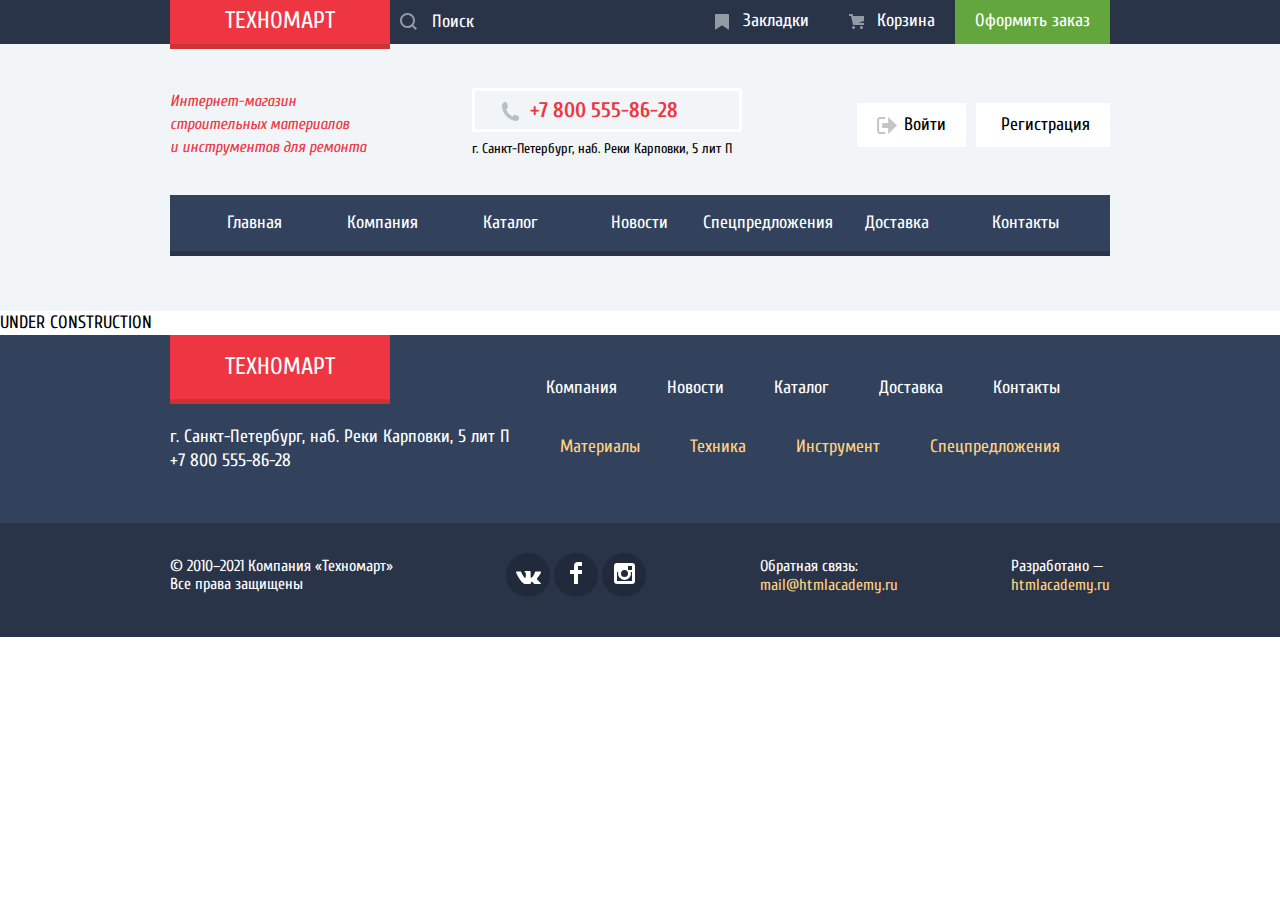
<file: blank.html>
<!DOCTYPE html>
<html lang="ru">

<head>
  <meta charset="utf-8">
  <title>HTML Academy: Техномарт</title>
  <link rel="icon" href="favicon.ico" type="image/x-icon" />
  <link rel="icon" href="favicon/icon.svg" type="image/svg+xml">
  <link rel="apple-touch-icon" href="favicon/180.png">
  <link rel="manifest" href="manifest.webmanifest">
  <link rel="preconnect" href="https://fonts.gstatic.com">
  <link
    href="https://fonts.googleapis.com/css2?family=Cuprum:ital,wght@0,400;0,700;1,400&family=PT+Sans:wght@400;700&display=swap"
    rel="stylesheet">
  <link href="css/normalize.css" rel="stylesheet">
  <link href="css/style.css" rel="stylesheet">
</head>

<body>
  <header>
    <div class="top-nav">
      <div class="container">
        <a class="logo" href="index.html">
          Техномарт
        </a>
        <form method="post" action="#" class="search-form">
          <input type="text" name="text" id="textField" placeholder="Поиск">
          <label for="textField"><i class="icon icon-search"></i></label>
        </form>
        <a href="#">
          <i class="icon icon-bookmark"></i>
          Закладки
        </a><a href="#">
          <i class="icon icon-busket"></i>
          Корзина
        </a><a class="checkout" href="#">
          Оформить заказ
        </a>
      </div>
    </div>

    <div class="container container-flex">
      <p class="shop-description">Интернет-магазин <br> строительных материалов <br> и инструментов для ремонта</p>
      <div class="contacts-block">
        <a class="contacts-phone" href="tel:+78005558628">+7 800 555-86-28</a>
        <address>г. Санкт-Петербург, наб. Реки Карповки, 5 лит П</address>
      </div>

      <div class="sign-block">
        <a href="#">
          <i class="icon icon-sign-in"></i>Войти
        </a>
        <a href="#">
          <i class="icon icon-sign-up"></i>
          Регистрация
        </a>
      </div>
    </div>


    <nav class="container site-navigation">
      <a href="index.html">Главная</a>
      <a href="blank.html">Компания</a>
      <a href="catalog.html">Каталог</a>
      <a href="blank.html">Новости</a>
      <a href="blank.html">Спецпредложения</a>
      <a href="blank.html">Доставка</a>
      <a href="blank.html">Контакты</a>
    </nav>
  </header>
  <main>
    UNDER CONSTRUCTION
  </main>
  <footer class="main-footer">
    <div class="container">
      <div>
        <a class="logo" href="index.html">
          Техномарт
        </a>
        <ul class="footer-navigation">
          <li><a href="blank.html">Компания</a></li>
          <li><a href="blank.html">Новости</a></li>
          <li><a href="catalog.html">Каталог</a></li>
          <li><a href="blank.html">Доставка</a></li>
          <li><a href="blank.html">Контакты</a></li>
        </ul>
      </div>
      <div class>
        <div class>
          <address>г. Санкт-Петербург, наб. Реки Карповки, 5 лит П</address>
          <a href="tel:+78005558628">+7 800 555-86-28</a>
        </div>
        <ul class="footer-goods">
          <li><a href="blank.html">Материалы</a></li>
          <li><a href="blank.html">Техника</a></li>
          <li><a href="blank.html">Инструмент</a></li>
          <li><a href="blank.html">Спецпредложения</a></li>
        </ul>
      </div>
    </div>
    <div class="footer-contacts">
      <div class="container">
        <p>© 2010–2021 Компания «Техномарт»<br>Все права защищены</p>
        <ul class="socials">
          <li>
            <a href="#">
              <i class="icon icon-vk"></i>
            </a>
          </li>
          <li>
            <a href="#">
              <i class="icon icon-fb"></i>
            </a>
          </li>
          <li>
            <a href="#">
              <i class="icon icon-insta"></i>
            </a>
          </li>
        </ul>
        <div>
          <p>Обратная связь:</p>
          <a href="mailto:mail@htmlacademy.ru">mail@htmlacademy.ru</a>
        </div>
        <div>
          <p>Разработано —</p>
          <a href="https://htmlacademy.ru/intensive/htmlcss">htmlacademy.ru</a>
        </div>
      </div>
    </div>
  </footer>
  <section class="modal modal-feedback">
    <a href="#" class="modal-close" type="button"></a>
    <form class="feedback-form" action="https://echo.htmlacademy.ru" method="post">
      <div class="feedback-inputs">
        <div>
          <label for="feedback-username">Ваше имя:</label>
          <input class="feedback-username" id="feedback-username" type="text" name="user-name"
            placeholder="Имя Фамилия">
        </div>
        <div>
          <label for="feedback-email">Ваш e-mail:</label>
          <input class="feedback-useremail" id="feedback-email" type="email" name="e-mail"
            placeholder="email@example.com">
        </div>
        <div class="message">
          <label for="feedback-message">Текст письма:</label>
          <textarea class="message-text"></textarea>
        </div>
      </div>
      <div class="feedback-submit">
        <button class="section-button" type="submit">Отправить</button>
      </div>
    </form>
  </section>
  <section class="modal modal-map">
    <a href="#" class="modal-close" type="button"></a>
    <iframe src="https://yandex.ru/map-widget/v1/?um=constructor%3Aa85e0bbfcefc0e6145d40fb476b900090954092c2c310d3e75c0acf07d1fc319&amp;source=constructor" width="100%" height="450"></iframe>
  </section>
  <script src="js/script.js">
  </script>
</body>

</html>
</file>
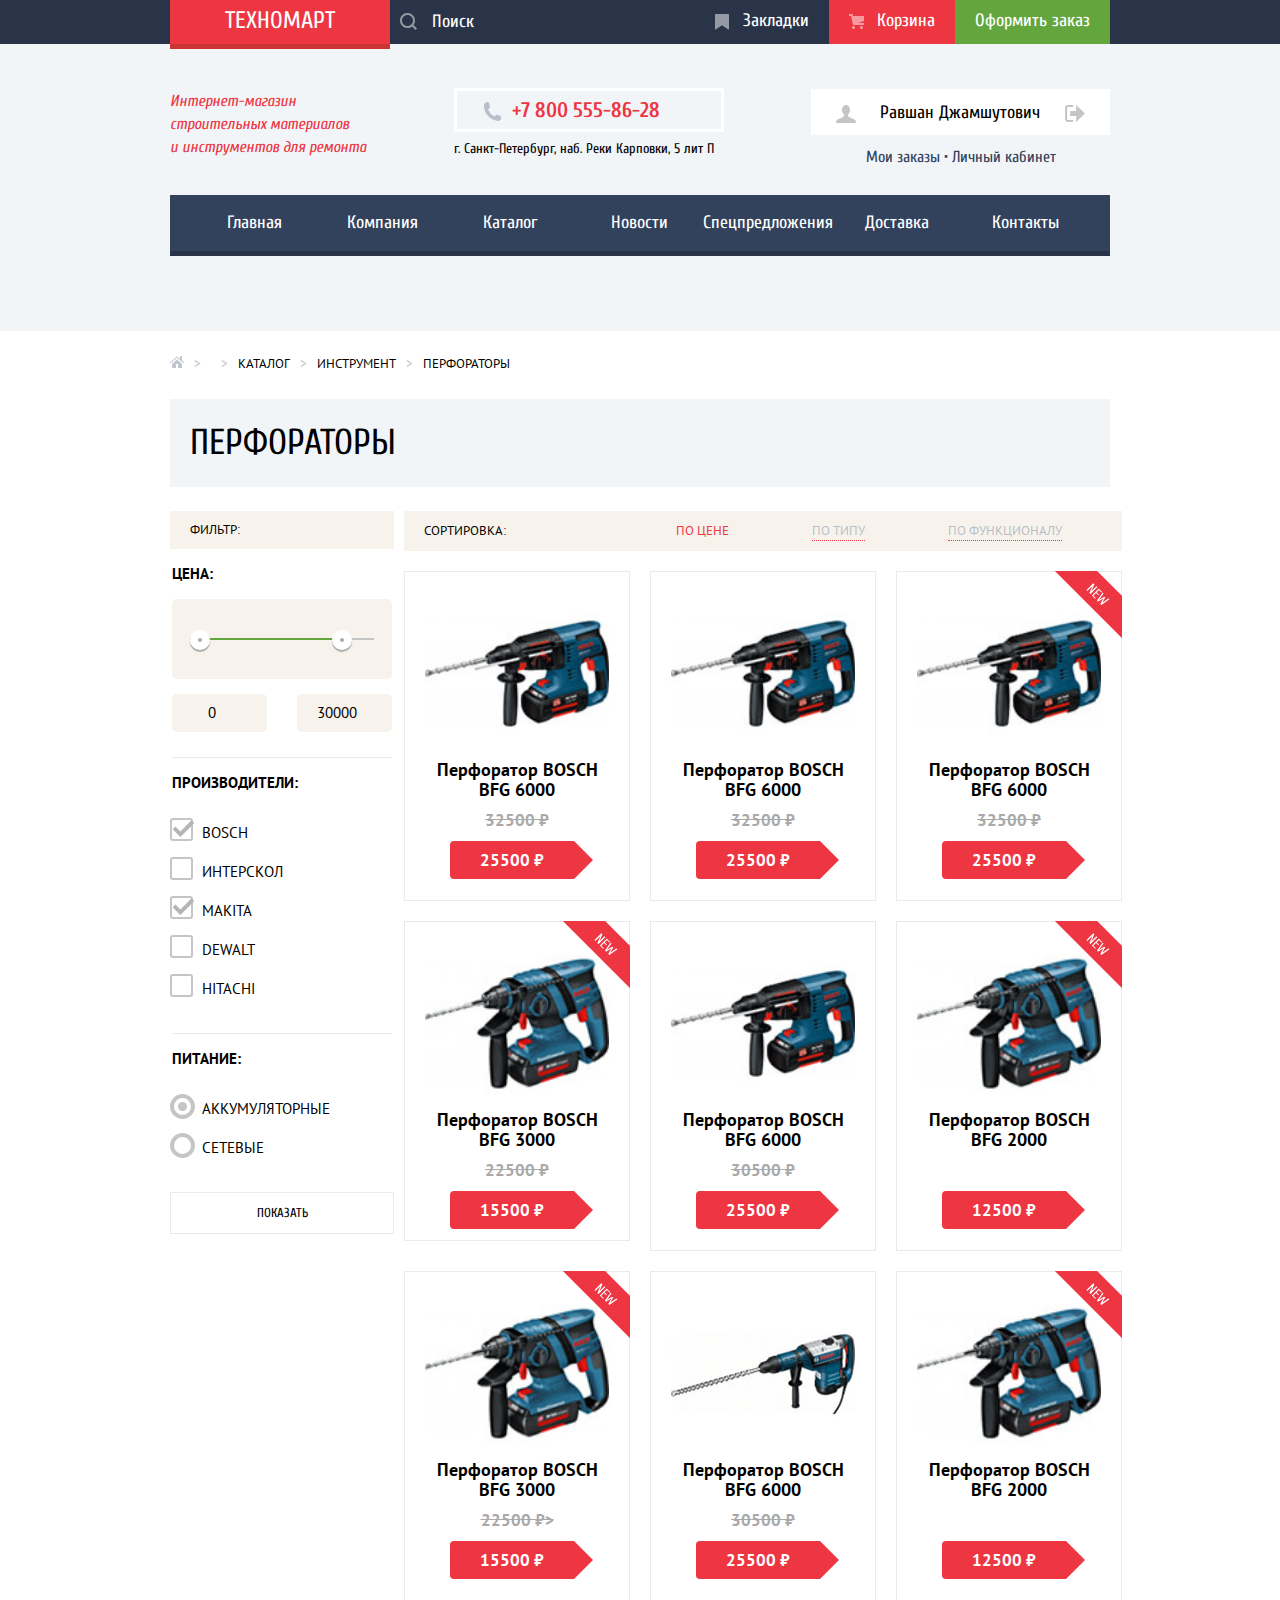
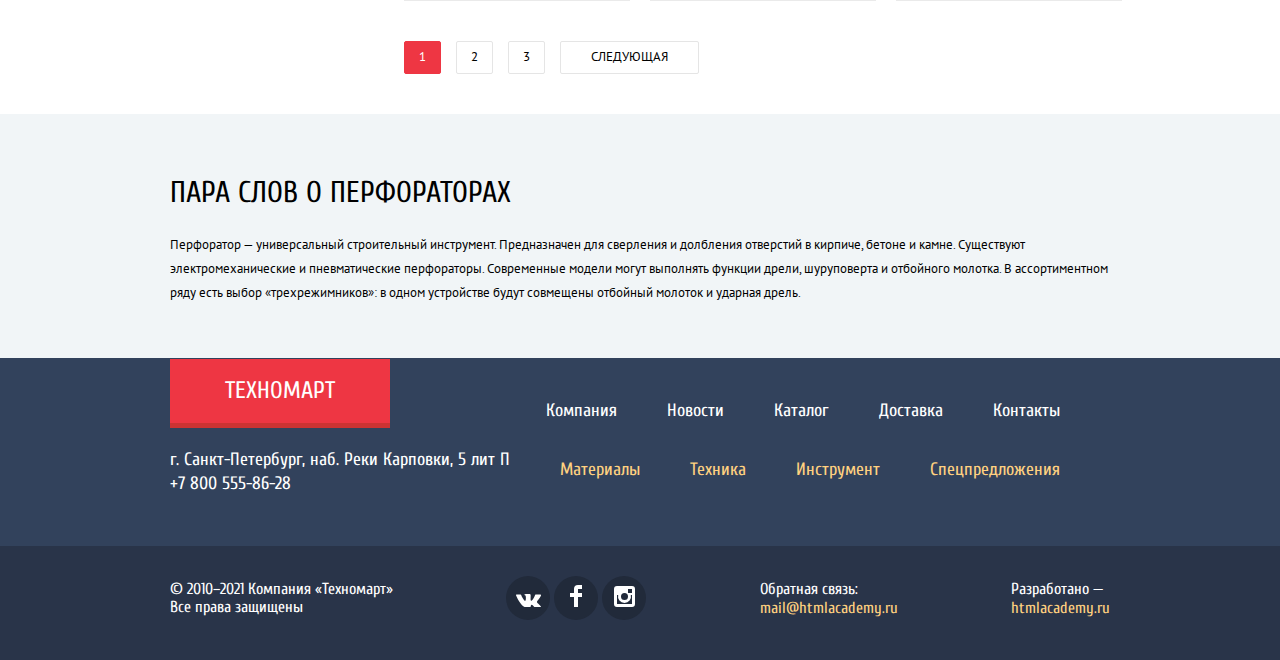
<file: catalog.html>
<!DOCTYPE html>
<html lang="ru">

<head>
  <meta charset="utf-8">
  <title>HTML Academy: Техномарт</title>
  <link rel="icon" href="favicon.ico" type="image/x-icon" />
  <link rel="icon" href="favicon/icon.svg" type="image/svg+xml">
  <link rel="apple-touch-icon" href="favicon/180.png">
  <link rel="manifest" href="manifest.webmanifest">
  <link rel="preconnect" href="https://fonts.gstatic.com">
  <link
    href="https://fonts.googleapis.com/css2?family=Cuprum:ital,wght@0,400;0,700;1,400&family=PT+Sans:wght@400;700&display=swap"
    rel="stylesheet">
  <link href="css/normalize.css" rel="stylesheet">
  <link href="css/style.css" rel="stylesheet">
</head>

<body>
  <header>
    <div class="top-nav">
      <div class="container">
        <a class="logo" href="index.html">
          Техномарт
        </a>
        <form method="post" action="#" class="search-form">
          <input type="text" name="text" id="textField" placeholder="Поиск">
          <label for="textField"><i class="icon icon-search"></i></label>
        </form>
        <a href="#">
          <i class="icon icon-bookmark"></i>
          Закладки
        </a><a href="#" class="current-busket">
          <i class="icon icon-busket"></i>
          Корзина
        </a><a class="checkout" href="#">
          Оформить заказ
        </a>
      </div>
    </div>
    <div class="container container-flex">
      <p class="shop-description">Интернет-магазин <br> строительных материалов <br> и инструментов для ремонта</p>
      <div class="contacts-block">
        <a class="contacts-phone" href="tel:+78005558628">+7 800 555-86-28</a>
        <address>г. Санкт-Петербург, наб. Реки Карповки, 5 лит П</address>
      </div>

      <div class="catalog-sign-block">
        <a href="#">
          <i class="icon icon-profile"></i>
          Равшан Джамшутович
        </a>
        <a href="#">
          <i class="icon icon-logout"></i>
        </a>
        <div class="profile-options">Мои заказы • Личный кабинет</div>
      </div>
    </div>

    <nav class="site-navigation container container-flex">
      <a href="index.html">Главная</a>
      <a href="blank.html">Компания</a>
      <a href="#">Каталог</a>
      <a href="blank.html">Новости</a>
      <a href="blank.html">Спецпредложения</a>
      <a href="blank.html">Доставка</a>
      <a href="blank.html">Контакты</a>
    </nav>
  </header>
  <main>

    <div class="container">
      <ul class="breadcrumbs">
        <li><a href="index.html"><i class="icon icon-home"></i></li>
        <li><a href="#">Каталог</a></li>
        <li><a href="blank.html">Инструмент</a></li>
        <li><a href="blank.html">Перфораторы</a></li>
      </ul>

      <h1 class="main-header">Перфораторы</h1>
      <div class="catalog-page">
        <form class="filters" action="#" method="post">
          <div class="filters-header">Фильтр:</div>
          <fieldset class="filters-field">
            <legend>Цена:</legend>
            <div class="range-filter">
              <div class="range-controls">
                <div class="scale">
                  <div class="bar"></div>
                </div>
                <div class="toggle toggle-min"></div>
                <div class="toggle toggle-max"></div>
              </div>
              <div class="price-controls">
                <label class="min-price">
                  <input type="number" name=min-price value="0">
                </label>
                <label class="max-price">
                  <input type="number" name=max-price value="30000">
                </label>

              </div>
            </div>
          </fieldset>
          <fieldset class="filters-field">
            <legend>Производители:</legend>
            <input class="visually-hidden" type="checkbox" name="brand" checked value="BOSCH" id="filter-bosch"> <label
              for="filter-bosch">BOSCH</label>
            <input class="visually-hidden" type="checkbox" name="brand" value="ИНТЕРСКОЛ" id="filter-interskol"> <label
              for="filter-interskol">ИНТЕРСКОЛ</label>
            <input class="visually-hidden" type="checkbox" name="brand" checked value="MAKIta" id="filter-makita">
            <label for="filter-makita">MAKIta</label>
            <input class="visually-hidden" type="checkbox" name="brand" value="Dewalt" id="filter-dewalt"> <label
              for="filter-dewalt">Dewalt</label>
            <input class="visually-hidden" type="checkbox" name="brand" value="Hitachi" id="filter-hitachi"> <label
              for="filter-hitachi">Hitachi</label>
          </fieldset>
          <fieldset class="filters-field">
            <legend>Питание:</legend>
            <input class="visually-hidden" type="radio" name="power" checked
              value="rechargeable"><label>Аккумуляторные</label>
            <input class="visually-hidden" type="radio" name="power" value="network"><label>Сетевые</label>
          </fieldset>
          <button class="filters-button" type="submit">Показать</button>
        </form>
        <section>
          <div class="sorting container-flex">
            <span>Сортировка:</span>
            <ul>
              <li><a class="current-sorting" href="#">По цене</a></li>
              <li><a href="#">По типу</a></li>
              <li><a href="#">По функционалу</a></li>
            </ul>
          </div>
          <ul class="goods-list-catalog">
            <li>
              <a class="goods-item" href="blank.html">
                <img src="img/goods/drel3.jpg" width="184" height="164" alt="Перфоратор BOSCH BFG 6000">
                <div>Перфоратор BOSCH BFG 6000</div>
                <div class="old-price">32500 ₽</div>
                <span class="new-price">25500 ₽</span>
                <div></div>
              </a>
              <div class="goods-actions">
                <a class="buy-button" href="#"><i class="icon icon-small-trolley"></i>Купить</a>
                <a class="bookmark-button" href="#">В закладки</a>
              </div>
            </li>
            <li>
              <a class="goods-item" href="blank.html">
                <img src="img/goods/drel3.jpg" width="184" height="164" alt="Перфоратор BOSCH BFG 6000">
                <div>Перфоратор BOSCH BFG 6000</div>
                <div class="old-price">32500 ₽</div>
                <span class="new-price">25500 ₽</span>
                <div></div>
              </a>
              <div class="goods-actions">
                <a class="buy-button" href="#"><i class="icon icon-small-trolley"></i>Купить</a>
                <a class="bookmark-button" href="#">В закладки</a>
              </div>
            </li>
            <li>
              <a class="goods-item" href="blank.html">
                <img src="img/goods/drel3.jpg" width="184" height="164" alt="Перфоратор BOSCH BFG 6000">
                <div>Перфоратор BOSCH BFG 6000</div>
                <div class="old-price">32500 ₽</div>
                <span class="new-price">25500 ₽</span>
                <div></div>
                <div class="goods-item-new"></div>
              </a>
              <div class="goods-actions">
                <a class="buy-button" href="#"><i class="icon icon-small-trolley"></i>Купить</a>
                <a class="bookmark-button" href="#">В закладки</a>
              </div>
            </li>
            <li>
              <a class="goods-item" href="blank.html">
                <img src="img/goods/drel2.jpg" width="184" height="164" alt="Перфоратор BOSCH BFG 3000">
                <div>Перфоратор BOSCH BFG 3000</div>
                <div class="old-price">22500 ₽</div>
                <span class="new-price">15500 ₽</span>
                <div class="goods-item-new"></div>
              </a>
              <div class="goods-actions">
                <a class="buy-button" href="#"><i class="icon icon-small-trolley"></i>Купить</a>
                <a class="bookmark-button" href="#">В закладки</a>
              </div>
            </li>

            <li>
              <a class="goods-item" href="blank.html">
                <img src="img/goods/drel3.jpg" width="184" height="164" alt="Перфоратор BOSCH BFG 6000">
                <div>Перфоратор BOSCH BFG 6000</div>
                <div class="old-price">30500 ₽</div>
                <span class="new-price">25500 ₽</span>
                <div></div>
              </a>
              <div class="goods-actions">
                <a class="buy-button" href="#"><i class="icon icon-small-trolley"></i>Купить</a>
                <a class="bookmark-button" href="#">В закладки</a>
              </div>
            </li>
            <li>
              <a class="goods-item" href="blank.html">
                <img src="img/goods/drel2.jpg" width="184" height="164" alt="Перфоратор BOSCH BFG 2000">
                <div>Перфоратор BOSCH BFG 2000</div>
                <div class="old-price"></div>
                <span class="new-price">12500 ₽</span>
                <div></div>
                <div class="goods-item-new"></div>
              </a>
              <div class="goods-actions">
                <a class="buy-button" href="#"><i class="icon icon-small-trolley"></i>Купить</a>
                <a class="bookmark-button" href="#">В закладки</a>
              </div>
            </li>
            <li>
              <a class="goods-item" href="blank.html">
                <img src="img/goods/drel2.jpg" width="184" height="164" alt="Перфоратор BOSCH BFG 3000">
                <div>Перфоратор BOSCH BFG 3000</div>
                <div class="old-price">22500 ₽></div>
                <span class="new-price">15500 ₽</span>
                <div></div>
                <div class="goods-item-new"></div>
              </a>
              <div class="goods-actions">
                <a class="buy-button" href="#"><i class="icon icon-small-trolley"></i>Купить</a>
                <a class="bookmark-button" href="#">В закладки</a>
              </div>
            </li>
            <li>
              <a class="goods-item" href="blank.html">
                <img src="img/goods/drel1.jpg" width="184" height="164" alt="Перфоратор BOSCH BFG 6000">
                <div>Перфоратор BOSCH BFG 6000</div>
                <div class="old-price">30500 ₽</div>
                <span class="new-price">25500 ₽</span>
                <div></div>
              </a>
              <div class="goods-actions">
                <a class="buy-button" href="#"><i class="icon icon-small-trolley"></i>Купить</a>
                <a class="bookmark-button" href="#">В закладки</a>
              </div>
            </li>
            <li>
              <a class="goods-item" href="blank.html">
                <img src="img/goods/drel2.jpg" width="184" height="164" alt="Перфоратор BOSCH BFG 2000">
                <div>Перфоратор BOSCH BFG 2000</div>
                <div class="old-price"></div>
                <span class="new-price">12500 ₽</span>
                <div></div>
                <div class="goods-item-new"></div>
              </a>
              <div class="goods-actions">
                <a class="buy-button" href="#"><i class="icon icon-small-trolley"></i>Купить</a>
                <a class="bookmark-button" href="#">В закладки</a>
              </div>
            </li>
          </ul>
          <ul class="pagination">
            <li>
              <a class="current" href="blank.html">1</a>
            </li>
            <li>
              <a href="blank.html">2</a>
            </li>
            <li>
              <a href="blank.html">3</a>
            </li>
            <li>
              <a href="blank.html">Следующая</a>
            </li>
          </ul>
        </section>

      </div>
    </div>

    <section class="section-seo">
      <div class="container">
        <h2>Пара слов о перфораторах</h2>
        <p>Перфоратор — универсальный строительный инструмент. Предназначен для сверления и долбления отверстий в
          кирпиче,
          бетоне и камне.
          Существуют электромеханические и пневматические перфораторы. Современные модели могут выполнять функции дрели,
          шуруповерта и отбойного молотка.
          В ассортиментном ряду есть выбор «трехрежимников»: в одном устройстве будут совмещены отбойный молоток и
          ударная
          дрель.</p>
      </div>
    </section>
  </main>
  <footer class="main-footer">
    <div class="container">
      <div>
        <a class="logo" href="index.html">
          Техномарт
        </a>
        <ul class="footer-navigation">
          <li><a href="blank.html">Компания</a></li>
          <li><a href="blank.html">Новости</a></li>
          <li><a href="#">Каталог</a></li>
          <li><a href="blank.html">Доставка</a></li>
          <li><a href="blank.html">Контакты</a></li>
        </ul>
      </div>
      <div class>
        <div class>
          <address>г. Санкт-Петербург, наб. Реки Карповки, 5 лит П</address>
          <a href="tel:+78005558628">+7 800 555-86-28</a>
        </div>
        <ul class="footer-goods">
          <li><a href="blank.html">Материалы</a></li>
          <li><a href="blank.html">Техника</a></li>
          <li><a href="blank.html">Инструмент</a></li>
          <li><a href="blank.html">Спецпредложения</a></li>
        </ul>
      </div>
    </div>
    <div class="footer-contacts">
      <div class="container">
        <p>© 2010–2021 Компания «Техномарт»<br>Все права защищены</p>
        <ul class="socials">
          <li>
            <a href="#">
              <i class="icon icon-vk"></i>
            </a>
          </li>
          <li>
            <a href="#">
              <i class="icon icon-fb"></i>
            </a>
          </li>
          <li>
            <a href="#">
              <i class="icon icon-insta"></i>
            </a>
          </li>
        </ul>
        <div>
          <p>Обратная связь:</p>
          <a href="mailto:mail@htmlacademy.ru">mail@htmlacademy.ru</a>
        </div>
        <div>
          <p>Разработано —</p>
          <a href="https://htmlacademy.ru/intensive/htmlcss">htmlacademy.ru</a>
        </div>
      </div>
    </div>
  </footer>
  <section class="modal modal-basket">
    <a href="#" class="modal-close" type="button"></a>
    <div class="add-busket-text">Товар добавлен в корзину!</div>
    <div class="basket-actions">
      <a href="#" class="section-button">Оформить заказ</a>
      <a href="#" class="section-button continue-button">Продолжить покупки</a>
    </div>
  </section>
  <script src="js/script-catalog.js">
  </script>
</body>

</html>
</file>
<file: css/style.css>
:root {
  --basic-red: #EE3643;
  --dark-blue: #293449;
  --basic-green: #63A63E;
  --white: #FFFFFF;
  --basic-grey: #3D546F;
  --basic-greylight: #C5C5C5;
  --grey: #B7BFC8;
  --silver-grey: #F3F7F9;
  --basic-black: #000000;
  --basic-background: #F1F5F7;
  --warning: #FFBF47;
  --special-blue: #3BBCE3;
  --special-lilac: #DC91D8;
  --special-greenlight: #8ED78F;
  --special-yellowlight: #FFD180;
  --success: #5FBB2D;
  --active-red: #BA2732;
  --light-grey: #EAEAEA;
  --nav-color: #32425C;
  --beige: #F9F5F0;
  --price-color: #A9A9A9;
  --inset-shadow: #405069;
  --hover-red: #CA2C37;
  --filters-color: #F7F3EC;
  --filters-button: #E5E5E5;
  --font-main: "Cuprum", Arial, sans-serif;
  --font-secondary: "PT Sans", Arial, sans-serif;
  --dark-red: #c33;
  --socials-background: #212A3A;
  --toggle-color: #ABABAB;
  --buy-active: #518534;
  --checkbox-hover: #B5B5B5;
  --background-submit: #F4F4F4;
}

html {
  box-sizing: border-box;
}

*, *:before, *:after {
  box-sizing: inherit;
}

body {
  font-family: var(--font-main);
  font-size: 18px;
  font-weight: 400;
  line-height: 24px;
  min-width: 960px;
  margin: 0;
  padding: 0;
  background-color: var(--white);
  min-height: 100%;
  display: grid;
}

a {
  text-decoration: none;
  display: inline-block;
  vertical-align: middle;
}

address {
  margin-top: 5px;
  font-family: var(--font-main);
  font-style: normal;
}

ul {
  list-style: none;
  padding-left: 0;
  margin: 0;
}

header {
  background-color: var(--basic-background);
  padding-bottom: 60px;
}

.visually-hidden {
  position: absolute;
  width: 1px;
  height: 1px;
  margin: -1px;
  border: 0;
  padding: 0;
  white-space: nowrap;
  clip-path: inset (100%);
  clip: rect(0 0 0 0);
  overflow: hidden;
}

.container {
  width: 940px;
  margin: 0 auto;
}

.container-flex {
  display: flex;
  align-items: center;
  justify-content: space-between;
  margin-bottom: 20px;
}

.icon {
  display: inline-block;
  background-repeat: no-repeat;
  vertical-align: middle;
}

.top-nav {
  width: 100%;
  background-color: var(--dark-blue);
  color: var(--white);
  font-size: 18px;
  line-height: 24px;
  margin-bottom: 30px;
}

.top-nav>.container {
  display: grid;
  grid-template-columns: auto 1fr auto auto auto;
  align-content: start;
}

.top-nav a {
  color: var(--white);
  text-decoration: none;
  line-height: 42px;
  padding: 0 20px;
  text-align: center;
}

.top-nav a:hover {
  background-color: #161D29;
}

.top-nav a:hover .icon {
  filter: opacity(1);
}

.logo {
  line-height: 64px;
  text-align: center;
  width: 220px;
  background-color: var(--basic-red);
  text-transform: uppercase;
  box-shadow: 0px 5px 0px 0px var(--dark-red);
  font-size: 24px;
}

.top-nav .logo:active {
  background-color: var(--active-red);
}

.top-nav .logo:hover {
  background-color: var(--basic-red);
}

.search-form {
  line-height: 42px;
  position: relative;
}

.search-form label {
  position: absolute;
  top: 0;
  left: 10px;
}

.search-form input {
  background-color: var(--dark-blue);
  color: var(--white);
  border: 0;
  display: block;
  line-height: 42px;
  padding-left: 42px;
  width: 100%;
}

.search-form input:focus {
  background-color: var(--white);
  color: var(--basic-black);
  border: 0;
  outline: none;
}

.search-form input::placeholder {
  color: var(--white);
}

.icon-search {
  background-image: url("../img/icon/search.svg");
  width: 17px;
  height: 17px;
  filter: opacity(0.5);
}

.search-form:hover .icon-search {
  filter: opacity(1);
}

.search-form input:focus+label>.icon-search {
  background-image: url("../img/icon/search-red.svg");
  filter: opacity(1);
}

.icon-bookmark {
  filter: opacity(0.5);
  height: 16px;
  width: 14px;
  background-image: url("../img/icon/bookmark.svg");
  margin-right: 9px;
}

.icon-busket {
  filter: opacity(0.5);
  height: 15px;
  width: 15px;
  background-image: url("../img/icon/smalltrolley.svg");
  margin-right: 8px;
}

.contacts-block address {
  font-family: var(--font-main);
  font-size: 14px;
  font-style: normal;
}

.sign-up {
  display: inline-block;
  vertical-align: middle;
  text-align: center;
  width: 121px;
  min-height: 45px;
  font-size: 21px;
  line-height: 21px;
  color: var(--basic-black);
  background-color: var(--white);
  display: inline-block;
}

.icon-sign-up:hover {
  color: var(--basic-red);
}

.icon-profile {
  width: 20px;
  height: 18px;
  background-image: url("../img/icon/user.svg");
  margin-right: 19px;
}

.icon-profile:hover {
  filter: brightness(0.4);
}

.icon-logout {
  width: 20px;
  height: 17px;
  background-image: url("../img/icon/login.svg");
  margin-left: 20px;
}

.icon-logout:hover {
  filter: brightness(0.4);
}

.current-busket {
  background-color: var(--basic-red);
}

.top-nav .checkout {
  background-color: var(--basic-green);
}

.top-nav .checkout:hover {
  background-color: var(--success);
}

.top-nav .checkout:active {
  filter: opacity(0.8);
}

.shop-description {
  display: inline-block;
  vertical-align: middle;
  font-style: italic;
  color: var(--basic-red);
  font-size: 16px;
  line-height: 23px;
  font-weight: 400;
}

.sign-block {
  display: flex;
  justify-content: space-between;
  align-items: center;
}

.sign-block a {
  background-color: var(--white);
  padding: 10px 20px;
  color: var(--basic-black);
  margin-left: 10px;
}

.sign-block a:hover {
  color: var(--basic-red);
}

.sign-block a:hover .icon {
  filter: brightness(0.4);
}

.sign-in {
  display: inline-block;
  vertical-align: middle;
  text-align: center;
  width: 121px;
  min-height: 45px;
  font-size: 21px;
  line-height: 21px;
  color: var(--basic-black);
  background-color: var(--white);
}

.icon-sign-in {
  margin-right: 7px;
  height: 17px;
  width: 20px;
  background-image: url("../img/icon/login.svg");
}

.catalog-sign-block {
  display: inline-block;
  vertical-align: middle;
  text-align: center;
  background-color: var(--white);
  width: 299px;
  line-height: 45px;
  margin-bottom: -20px;
}

.catalog-sign-block a {
  color: var(--basic-black);
}

.catalog-sign-block a:hover {
  color: var(--basic-red);
}

.catalog-sign-block a:active {
  filter: opacity(0.8);
  color: var(--basic-greylight);
}

.catalog-sign-block a:hover .icon {
  filter: brightness(0.4);
}

.catalog-sign-block a:active .icon {
  filter: opacity(0.8);
}

.profile-options {
  background-color: var(--basic-background);
  font-size: 16px;
  color: var(--nav-color);
}

.profile-options:hover {
  color: var(--basic-red);
}

.profile-options:active {
  color: var(--basic-greylight);
  filter: opacity(0.8);
}

.contacts-block {
  display: flex;
  flex-direction: column;
  font-family: var(--font-main);
  font-size: 14px;
  font-style: normal;
}

.contacts-phone {
  position: relative;
  display: inline-block;
  vertical-align: middle;
  width: 270px;
  padding: 7px 55px;
  color: var(--basic-red);
  border: 3px solid var(--white);
  font-weight: 700;
  font-size: 21px;
}

.contacts-phone::before {
  content: "";
  position: absolute;
  top: 11px;
  left: 26px;
  width: 18px;
  height: 19px;
  background-image: url("../img/icon/phone.svg");
  background-repeat: no-repeat;
  background-position: 0 0;
}

.site-navigation {
  display: grid;
  grid-template-columns: 1fr 1fr 1fr 1fr 1fr 1fr 1fr;
  box-shadow: 0px 5px 0px 0px var(--dark-blue);
  background-color: var(--nav-color);
  padding: 0 20px;
}

.site-navigation a {
  display: block;
  color: var(--white);
  padding: 16px 0;
  text-align: center;
}

.site-navigation a:hover {
  background-color: var(--dark-blue);
}

.breadcrumbs {
  display: flex;
  margin-top: 20px;
}

.icon-home {
  background-image: url("../img/icon/home.svg");
  width: 14px;
  height: 16px;
}

.icon-home:hover {
  filter: brightness(0.5);
}

.breadcrumbs a {
  font-family: var(--font-secondary);
  font-size: 13px;
  line-height: 18px;
  color: var(--basic-black);
  text-transform: uppercase;
}

.breadcrumbs>li:not(:first-child)>a::before {
  content: ">";
  padding: 0 10px;
  color: var(--basic-greylight);
}

.main-header {
  background-color: var(--basic-background);
  padding: 32px 20px;
  text-transform: uppercase;
  font-weight: normal;
}

.catalog-page {
  display: grid;
  grid-template-columns: 1fr 3fr;
  align-content: start;
}

.filters {
  margin-right: 10px;
}

.filters-header {
  background-color: var(--filters-color);
  padding: 10px 20px;
  font-family: var(--font-secondary);
  text-transform: uppercase;
  font-weight: normal;
  font-size: 13px;
  line-height: 18px;
  color: var(--basic-black);
}

.sorting a:hover {
  border-bottom: 1px solid var(--basic-red);
  color: var(--basic-black);
}

.filters-field {
  border: 0;
  border-bottom: 1px solid var(--light-grey);
  padding: 20px 0px;
  font-family: var(--font-secondary);
  font-size: 15px;
  line-height: 19px;
}

.filters-field:last-child {
  border: none;
}

.filters-field legend {
  padding-top: 10px;
  line-height: 30px;
  font-weight: 700;
  text-transform: uppercase;
}

.filters-field input[type="number"] {
  background-color: var(--filters-color);
  border: none;
  padding: 10px 15px;
  text-align: center;
  line-height: 18px;
}

.filters-field label {
  position: relative;
  display: block;
  cursor: pointer;
  user-select: none;
  text-transform: uppercase;
  font-size: 15px;
  line-height: 19px;
  padding: 5px 0;
  display: block;
}

.filters-field input[type="checkbox"]+label:before {
  content: "";
  position: absolute;
  left: -32px;
  top: 0;
  width: 23px;
  height: 23px;
  border: 2px solid var(--basic-greylight);
  border-radius: 3px;
}

.filters-field input[type="checkbox"]+label:hover:before {
  border: 2px solid var(--checkbox-hover);
}

.filters-field input[type="checkbox"]+label {
  margin-left: 30px;
  margin-bottom: 10px;
}

.filters-field input[type="checkbox"]:checked+label:after {
  content: "";
  position: absolute;
  left: -30px;
  top: 2px;
  width: 22px;
  height: 17px;
  background-image: url("../img/icon/tick.svg");
  background-repeat: no-repeat;
  background-position: 0 0;
}

.filters-field input[type="radio"]:checked+label:after {
  content: "";
  position: absolute;
  left: -24px;
  top: 8px;
  width: 9px;
  height: 9px;
  background-color: var(--basic-greylight);
  border-radius: 50%;
}

.filters-field input[type="radio"]+label:before {
  content: "";
  position: absolute;
  left: -32px;
  top: 0;
  width: 25px;
  height: 25px;
  border: 4px solid var(--basic-greylight);
  border-radius: 50%;
}

.filters-field input[type="radio"]+label:hover:before {
  border: 4px solid var(--checkbox-hover);
}

.filters-field input[type="radio"]+label {
  margin-left: 30px;
  margin-bottom: 10px;
}

.filters-button {
  width: 100%;
  margin-top: -1px;
  font-size: 13px;
  line-height: 38px;
  color: var(--basic-black);
  text-transform: uppercase;
  border: 1px solid var(--light-grey);
  background-color: var(--white);
}

.range-controls {
  position: relative;
  width: 220px;
  height: 80px;
  margin-top: -10px;
  margin-bottom: 10px;
  border-radius: 5px;
  background-color: var(--filters-color);
  padding-top: 39px;
  padding-right: 18px;
  padding-left: 18px;
}

.range-controls .scale {
  height: 2px;
  background: var(--basic-greylight);
}

.range-controls .bar {
  width: 80%;
  height: 2px;
  background-color: var(--basic-green);
}

.range-controls .toggle {
  position: absolute;
  top: 31px;
  left: 0;
  width: 20px;
  height: 20px;
  padding: 0;
  background-color: var(--toggle-color);
  border: 8px solid var(--white);
  border-radius: 50%;
  box-shadow: 0 2px 1px 0 var(--toggle-color);
  cursor: pointer;
}

.range-controls .toggle-min {
  left: 18px;
}

.range-controls .toggle-max {
  left: 160px;
}

.price-controls {
  display: flex;
  justify-content: space-between;
}

.price-controls input {
  width: 95px;
  padding: 10px;
  text-align: center;
  color: var(--basic-black);
  border: none;
  border-radius: 5px;
  background: var(--filters-color);
  font-family: inherit;
  font-size: inherit;
}

.pagination a {
  text-transform: uppercase;
  text-decoration: none;
  font-family: var(--font-secondary);
  line-height: 1;
  font-size: 13px;
  text-align: center;
  color: var(--basic-black);
  background-color: var(--white);
  border: 1px solid var(--filters-button);
  border-radius: 2px;
  padding: 8px 14px 10px 14px;
}

.pagination .current {
  background-color: var(--basic-red);
  color: var(--white);
  border-color: var(--basic-red);
}

.pagination a:hover {
  border: 1px solid var(--basic-greylight);
}

.pagination a:active {
  border: 1px solid var(--basic-red);
}

.pagination>li:last-child>a {
  padding-left: 30px;
  padding-right: 30px;
}

.pagination li {
  display: inline-block;
  vertical-align: middle;
  padding-right: 10px;
}

.pagination {
  margin: 40px 0px;
}

.sorting {
  background-color: var(--filters-color);
  padding: 10px 20px;
  font-family: var(--font-secondary);
  text-transform: uppercase;
  font-weight: normal;
  font-size: 13px;
  line-height: 18px;
  color: var(--basic-black);
}

.sorting a {
  font-family: var(--font-secondary);
  text-transform: uppercase;
  font-weight: normal;
  color: var(--grey);
  border-bottom: 1px dotted var(--basic-red);
}

.sorting .current-sorting {
  color: var(--basic-red);
  border: 0;
}

.sorting li {
  text-decoration: none;
  display: inline-block;
  vertical-align: middle;
  padding: 0px 40px;
}

.features {
  margin-top: 60px;
  display: grid;
  grid-template-columns: 1fr 1fr 1fr;
  grid-template-rows: 123px 123px 123px;
  padding: 0;
  gap: 20px;
}

.feature {
  font-size: 24px;
  line-height: 30px;
  font-weight: 700;
  color: var(--white);
  padding: 20px 23px;
  display: flex;
  align-items: center;
  justify-content: space-between;
}

.features-button {
  display: inline-block;
  vertical-align: middle;
  width: 135px;
  padding: 5px 10px;
  font-size: 14px;
  text-align: center;
  color: var(--white);
  text-transform: uppercase;
  margin-top: 11px;
  background-color: rgba(255, 255, 255, 0.3);
}

.features-button:hover, .features-button:focus {
  background-color: #C5C5C555;
}

.features-button:focus, .features-button:active {
  background-color: #A9A9A955;
}

.materials {
  background-color: var(--warning);
}

.icon-bucket {
  content: url("../img/icon/bucket.svg");
}

.instruments {
  background-color: var(--special-blue);
}

.icon-drel {
  content: url("../img/icon/drel.svg");
}

.price {
  font-size: 17px;
  line-height: 18px;
  color: var(--price-color);
}

.technics {
  background-color: var(--special-lilac);
}

.icon-tractor {
  content: url("../img/icon/tractor.svg");
}

.discounts {
  background-color: var(--special-greenlight);
}

.icon-trolley {
  content: url("../img/icon/trolley.svg");
}

.delivery {
  background-color: var(--warning);
}

.icon-truck {
  content: url("../img/icon/truck.svg");
}

.slider {
  grid-column: 1/3;
  grid-row: 2/4;
  position: relative;
}

.slider-item {
  display: none;
}

.slide-current {
  display: block;
}

.slide-buttons {
  position: absolute;
  top: 0;
  left: 0;
  width: 100%;
  height: 100%;
}

.slider-pages {
  position: absolute;
  bottom: 20px;
  text-align: center;
  width: 100%;
}

.slider-pages > li {
  display: inline-block;
  background-color: var(--white);
  border: 2px solid var(--white);
  margin-left: 5px;
  border-radius: 50%;
  width: 10px;
  height: 10px;
}

.slider-pages > .current {
  background-color: var(--basic-red);
}

.slider-left-button {
  position: absolute;
  top: 45%;
  left: 20px;
}

.slider-right-button {
  position: absolute;
  top: 45%;
  right: 20px;
}

.slider .section-button {
  position: absolute;
  bottom: 20px;
  left: 20px;
  padding: 10px 40px;
}

.icon-left {
  width: 22px;
  height: 40px;
  background-image: url("../img/icon/left.svg");
}

.icon-right {
  width: 22px;
  height: 40px;
  background-image: url("../img/icon/left.svg");
  transform: rotate(180deg);
}

.slider-header {
  background-color: rgba(0, 0, 0, 0.25);
  position: absolute;
  width: 100%;
  background-color: rgba(0, 0, 0, 0.25);
  color: var(--white);
  padding: 20px;
}

.slider-header>h2 {
  font-size: 36px;
  line-height: 1;
  text-transform: uppercase;
  margin: 0;
  margin-bottom: 5px;
}

.section-header {
  height: 89px;
  background-color: var(--beige);
  display: flex;
  align-items: center;
  justify-content: space-between;
  padding: 0 20px;
  margin-bottom: 20px;
  margin-top: 60px;
}

.section-header>h2 {
  font-size: 30px;
  line-height: 30px;
  color: var(--nav-color);
  text-transform: uppercase;
  font-weight: normal;
}

.section-button {
  padding: 10px 20px;
  background-color: var(--basic-red);
  font-size: 14px;
  line-height: 18px;
  color: var(--white);
  text-transform: uppercase;
  border: none;
}

.section-button:hover {
  background-color: var(--hover-red);
  border: none;
}

.section-button:active {
  background-color: var(--active-red);
  border: none;
}

.goods-list {
  margin-top: 20px;
  display: grid;
  gap: 20px;
  grid-template-columns: repeat(4, 1fr);
}

.goods-list-catalog {
  margin-top: 20px;
  display: grid;
  gap: 20px 20px;
  grid-template-columns: 1fr 1fr 1fr;
}

.goods-list li {
  position: relative;
}

.goods-list-catalog li {
  position: relative;
}

.goods-list li:hover {
  box-shadow: 0px 4px 20px rgba(0, 0, 0, 0.15);
}

.goods-list-catalog li:hover {
  box-shadow: 0px 4px 20px rgba(0, 0, 0, 0.15);
}

.goods-item {
  border: 1px solid var(--light-grey);
  font-family: var(--font-secondary);
  font-weight: 700;
  line-height: 20px;
  color: var(--basic-black);
  padding: 20px;
  display: block;
  text-align: center;
}

.goods-item>div {
  padding-bottom: 10px;
}

.goods-item-new {
  background-image: url("../img/other/new.png");
  position: absolute;
  right: 0;
  top: 0;
  width: 70px;
  height: 70px;
}

.old-price {
  font-size: 17px;
  min-height: 30px;
  color: var(--price-color);
  text-decoration: line-through;
  margin-bottom: 10px;
  font-family: var(--font-secondary);
}

.new-price {
  position: relative;
  margin-left: -10px;
  padding: 8px 30px;
  background-color: var(--basic-red);
  color: var(--white);
  font-family: var(--font-secondary);
  font-size: 17px;
  font-weight: 700;
  text-decoration: none;
  border-bottom-left-radius: 4px;
  border-top-left-radius: 4px;
}

.new-price:before {
  content: "";
  position: absolute;
  top: 0;
  width: 0;
  height: 0;
  border-style: solid;
  right: -19px;
  border-color: transparent transparent transparent var(--basic-red);
  border-width: 19px 0 19px 19px;
}

.buy-button {
  padding: 10px 20px;
  background-color: var(--basic-green);
  font-size: 14px;
  line-height: 18px;
  color: var(--white);
  text-transform: uppercase;
  margin-bottom: 10px;
  border-radius: 2px;
}

.buy-button:hover {
  background-color: var(--success);
}

.buy-button:active {
  background-color: var(--buy-active);
}

.buy-button i {
  margin-right: 10px;
}

.icon-smalltrolley {
  width: 15px;
  height: 15px;
  background-image: url("../img/icon/smalltrolley.svg");
}

.bookmark-button {
  padding: 10px 20px;
  background-color: var(--white);
  font-size: 14px;
  line-height: 18px;
  color: var(--nav-color);
  text-transform: uppercase;
  border: 2px solid var(--basic-green);
  border-radius: 2px;
}

.bookmark-button:hover {
  border: 2px solid var(--nav-color);
}

.bookmark-button:active {
  border: 2px solid var(--basic-greylight);
  color: var(--basic-greylight);
}

.goods-actions {
  text-align: center;
  background-color: var(--white);
  position: absolute;
  top: 0;
  width: 100%;
  height: 170px;
  padding: 40px;
  display: none;
}

.goods-list-catalog li:hover .goods-actions {
  display: block;
}

.goods-actions>a {
  display: block;
}

.section-list {
  display: grid;
  grid-template-columns: 1fr 1fr 1fr 1fr;
  padding: 0;
  gap: 16px 20px;
  margin-bottom: 70px;
}

.section-list img:hover {
  box-shadow: 0px 4px 20px rgba(0, 0, 0, 0.15);
  border: none;
}

.section-list img:active {
  filter: opacity(50%);
}

.section-seo {
  background-color: var(--basic-background);
  padding: 40px 0;
}

.section-seo h2 {
  font-size: 30px;
  font-weight: 400;
  line-height: 30px;
  text-transform: uppercase;
}

.section-seo p {
  font-family: var(--font-secondary);
  font-size: 13px;
}

.services {
  background-color: var(--basic-background);
  padding: 40px 0;
}

.services p {
  font-family: var(--font-secondary);
  font-size: 13px;
  line-height: 24px;
}

.services h2 {
  font-size: 30px;
  font-weight: 400;
  line-height: 30px;
  text-transform: uppercase;
}

.bigtruck {
  content: url("../img/other/truck.png");
  margin-left: -120px;
}

.services-list {
  font-size: 21px;
  line-height: 30px;
  font-weight: 700;
  width: 240px;
}

.services-list>li {
  background-color: var(--nav-color);
  color: var(--white);
  padding: 15px 20px;
  box-shadow: 0px 1px 0px var(--dark-blue), inset 0px 1px 0px var(--inset-shadow);
}

.services-list>.active {
  background-color: var(--white);
  color: var(--nav-color);
  box-shadow: none;
}

.services-list>.active:hover {
  background-color: var(--white);
}

.services-list>li:hover {
  background-color: var(--dark-blue);
}

.services-content {
  display: flex;
  align-items: center;
  justify-content: space-between;
}

.services-description {
  padding: 25px 0px 25px 80px;
  margin-left: -10px;
  z-index: 1000;
  background-image: url(../img/other/shadow.png);
  background-position: left, 0 0;
  background-repeat: no-repeat, repeat;
}

.services-description h3 {
  text-transform: uppercase;
  color: var(--nav-color);
  font-size: 30px;
  font-weight: 400;
  font-family: var(--font-main);
  line-height: 30px;
}

.about {
  width: 100%;
  padding-top: 35px;
  padding-bottom: 70px;
}

.about-content {
  display: flex;
  align-items: center;
  justify-content: space-between;
}

.about p {
  font-family: var(--font-secondary);
  font-size: 13px;
  line-height: 24px;
}

.about h2 {
  font-size: 30px;
  font-weight: 400;
  line-height: 30px;
  text-transform: uppercase;
}

.about h3 {
  font-size: 30px;
  font-weight: 400;
  line-height: 30px;
  text-transform: uppercase;
}

.transport-list {
  color: var(--basic-black);
  margin-bottom: 25px;
}

.transport-list>li::before {
  content: "—";
  color: var(--basic-red);
  margin-right: 10px;
  vertical-align: text-bottom;
  font-size: 2em;
}

.map {
  margin-bottom: 25px;
  border: none;
  width: 300px;
  height: 158px;
  background-image: url("../img/other/map.jpg");
}

.main-footer {
  background-color: var(--nav-color);
  color: var(--white);
}

.main-footer a {
  text-decoration: none;
  color: var(--white);
}

.main-footer>.container>div {
  display: flex;
  align-items: center;
  flex-wrap: wrap;
  justify-content: space-between;
  padding-bottom: 20px;
}

.footer-navigation {
  display: flex;
  justify-content: space-between;
}

.footer-goods {
  display: flex;
}

.footer-navigation li, .footer-goods li {
  text-decoration: none;
  margin-right: 50px;
}

.footer-navigation a:hover {
  text-decoration: underline;
}

.footer-goods a:hover {
  text-decoration: underline;
}

.footer-navigation a:active {
  color: var(--basic-background);
  filter: opacity(0.5);
  text-decoration: none;
}

.footer-goods a:active {
  color: var(--special-yellowlight);
  filter: opacity(0.5);
  text-decoration: none;
}

.footer-navigation {
  list-style: none;
  padding-left: 0;
  margin: 0;
  margin-top: 40px;
}

.footer-goods>li>a {
  color: var(--special-yellowlight);
}

.footer-contacts {
  background-color: var(--dark-blue);
  font-size: 16px;
  line-height: 18px;
  padding: 20px 0;
  margin-top: 30px;
}

.footer-contacts p {
  margin: 0;
}

.footer-contacts a {
  color: var(--special-yellowlight);
}

.footer-contacts a:hover {
  text-decoration: underline;
}

.footer-contacts a:active {
  color: var(--basic-red);
  text-decoration: none;
}

.footer-contacts>.container {
  display: flex;
  align-items: center;
  justify-content: space-between;
  padding-top: 10px;
  padding-bottom: 20px;
}

.socials>li>a {
  width: 44px;
  height: 44px;
  background-color: var(--socials-background);
  border-radius: 50%;
  line-height: 44px;
  text-align: center;
}

.socials>li {
  display: inline-block;
}

.socials>li>a>i {
  vertical-align: text-bottom;
}

.socials>li>a:hover {
  background-color: var(--basic-red);
}

.socials>li>a:active {
  background-color: var(--basic-red);
}

.socials a {
  display: block;
}

.icon-vk {
  width: 25px;
  height: 14px;
  background-image: url("../img/icon/vk.svg");
}

.icon-fb {
  width: 12px;
  height: 22px;
  background-image: url("../img/icon/fb.svg");
}

.icon-insta {
  width: 21px;
  height: 21px;
  background-image: url("../img/icon/insta.svg");
}

.modal {
  position: fixed;
  right: 0;
  left: 0;
  margin: auto;
  display: none;
  color: var(--basic-black);
  background-color: var(--white);
  box-shadow: 0px 4px 20px rgba(0, 0, 0, 0.15);
  top: 120px;
  bottom: auto;
  width: 620px;
  border-top: 7px solid var(--basic-red);
  z-index: 10000;
}

.modal-close {
  position: absolute;
  right: 10px;
  top: 10px;
  width: 21px;
  height: 21px;
  background-color: transparent;
  background-image: url("../img/icon/cross.svg");
  border: none;
}

.modal-show {
  display: block;
  animation: bounce 0.6s;
}

.message-text {
  overflow: auto;
  display: block;
  width: 100%;
  height: 114px;
}

.feedback-inputs {
  display: grid;
  grid-template-columns: 1fr 1fr;
  grid-template-rows: auto 1fr;
  gap: 20px;
  padding: 37px 80px;
}

.message {
  grid-column: 1/3;
  grid-row: 2/3;
  position: relative;
}

.feedback-form input, .feedback-form textarea {
  margin-top: 10px;
  border: 2px solid var(--basic-greylight);
  padding: 5px 10px;
  width: 100%;
  border-radius: 2px;
}

.feedback-form .section-button {
  width: 100%;
  border: none;
}

.feedback-submit {
  background-color: var(--background-submit);
  padding: 37px 80px;
}

.modal-error {
  animation: shake 0.6s;
}

.modal-basket {
  text-align: center;
}

.basket-actions {
  background-color: var(--background-submit);
  text-align: center;
  padding: 37px 80px;
}

.basket-actions>.section-button {
  padding: 10px 47px;
}

.basket-actions>.continue-button {
  background-color: var(--white);
  color: var(--basic-black);
  margin-left: 5px;
}

.add-busket-text {
  font-weight: 700;
  font-size: 24px;
  line-height: 30px;
  margin: 50px auto;
}

.add-busket-text::before {
  content: url("../img/icon/mark.svg");
  vertical-align: middle;
  margin-right: 30px;
}

.modal-map {
  width: 940px;
}

.modal-map iframe {
  border: none;
  background-image: url("../img/other/map-big.jpg");
}

@keyframes bounce {
  0% {
    transform: translateY(-2000px);
  }
  70% {
    transform: translateY(30px);
  }
  90% {
    transform: translateY(-10px);
  }
  100% {
    transform: translateY(0);
  }
}

@keyframes shake {
  0%, 100% {
    transform: translateX(0);
  }
  10%, 30%, 50%, 70%, 90% {
    transform: translateX(-10px);
  }
  20%, 40%, 60%, 80% {
    transform: translateX(10px);
  }
}
</file>
